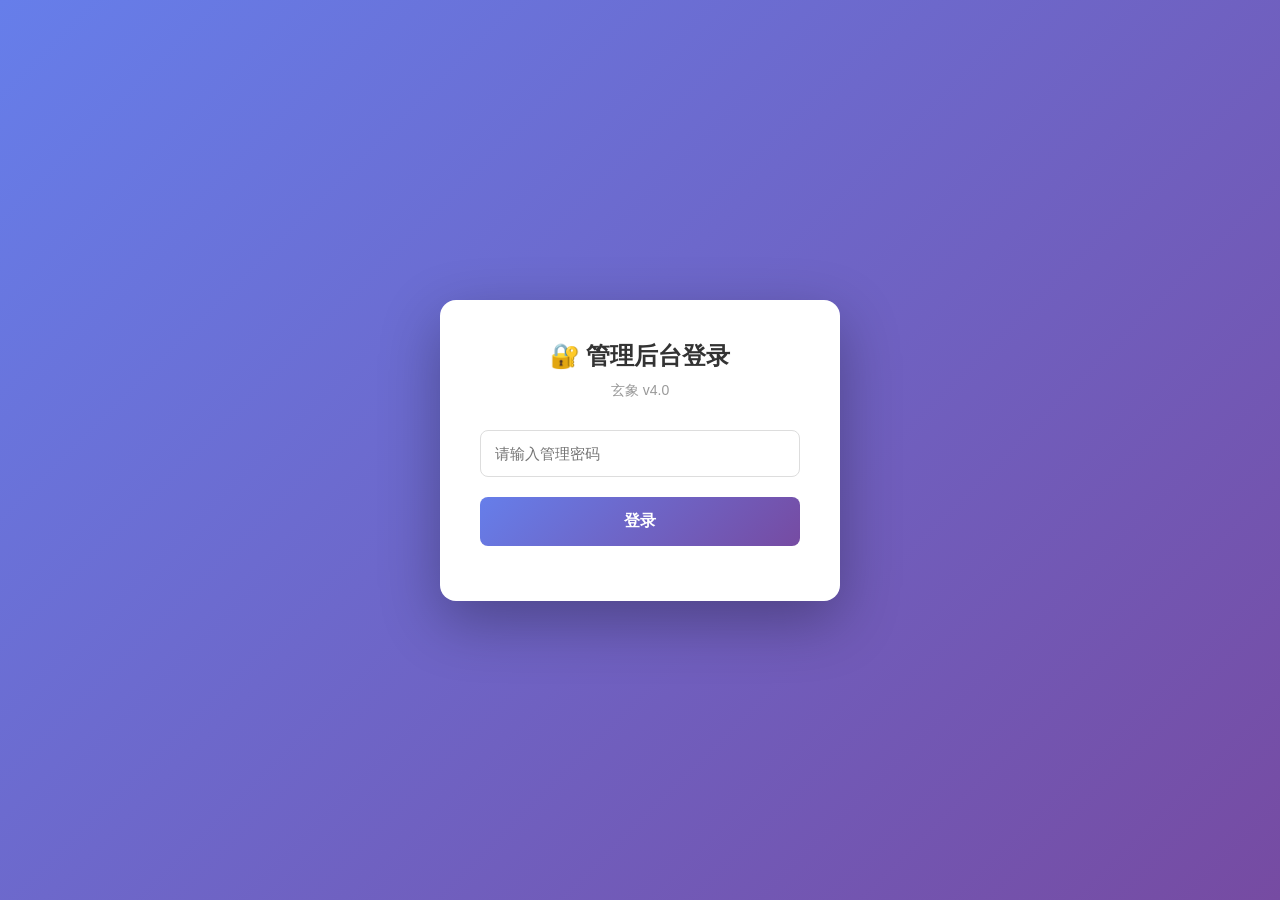
<file: admin/index.html>
<!DOCTYPE html>
<html lang="zh-CN">
<head>
  <meta charset="UTF-8">
  <meta name="viewport" content="width=device-width, initial-scale=1.0">
  <title>玄象管理后台</title>
  <style>
    * { margin: 0; padding: 0; box-sizing: border-box; }
    body { font-family: -apple-system, BlinkMacSystemFont, "Segoe UI", sans-serif; background: #f5f5f5; }
    
    .header { background: linear-gradient(135deg, #667eea 0%, #764ba2 100%); color: white; padding: 20px; box-shadow: 0 2px 10px rgba(0,0,0,0.1); }
    .header h1 { font-size: 24px; margin-bottom: 5px; }
    .header p { opacity: 0.9; font-size: 14px; }
    
    .container { max-width: 1400px; margin: 30px auto; padding: 0 20px; }
    
    .tabs { display: flex; gap: 10px; margin-bottom: 20px; background: white; padding: 15px; border-radius: 10px; box-shadow: 0 2px 8px rgba(0,0,0,0.08); }
    .tab { padding: 10px 20px; background: #f0f0f0; border: none; border-radius: 6px; cursor: pointer; font-size: 14px; transition: all 0.3s; }
    .tab:hover { background: #e0e0e0; }
    .tab.active { background: #667eea; color: white; }
    
    .panel { display: none; background: white; padding: 25px; border-radius: 10px; box-shadow: 0 2px 8px rgba(0,0,0,0.08); }
    .panel.active { display: block; }
    
    .section { margin-bottom: 30px; }
    .section h3 { font-size: 18px; color: #333; margin-bottom: 15px; padding-bottom: 10px; border-bottom: 2px solid #667eea; }
    
    .form-group { margin-bottom: 20px; }
    .form-group label { display: block; font-weight: 600; margin-bottom: 8px; color: #555; font-size: 14px; }
    .form-group input, .form-group textarea, .form-group select { width: 100%; padding: 12px; border: 1px solid #ddd; border-radius: 6px; font-size: 14px; transition: border 0.3s; }
    .form-group input:focus, .form-group textarea:focus, .form-group select:focus { outline: none; border-color: #667eea; }
    .form-group textarea { min-height: 120px; font-family: monospace; }
    .form-group small { display: block; margin-top: 5px; color: #999; font-size: 12px; }
    
    .btn { padding: 12px 24px; background: #667eea; color: white; border: none; border-radius: 6px; cursor: pointer; font-size: 14px; font-weight: 600; transition: all 0.3s; }
    .btn:hover { background: #5568d3; transform: translateY(-1px); box-shadow: 0 4px 12px rgba(102, 126, 234, 0.3); }
    .btn-danger { background: #e74c3c; }
    .btn-danger:hover { background: #c0392b; }
    .btn-success { background: #27ae60; }
    .btn-success:hover { background: #229954; }
    
    .stats-grid { display: grid; grid-template-columns: repeat(auto-fit, minmax(200px, 1fr)); gap: 15px; margin-bottom: 20px; }
    .stat-card { background: linear-gradient(135deg, #667eea 0%, #764ba2 100%); color: white; padding: 20px; border-radius: 10px; }
    .stat-card h4 { font-size: 14px; opacity: 0.9; margin-bottom: 8px; }
    .stat-card .number { font-size: 32px; font-weight: bold; }
    
    .table-container { overflow-x: auto; }
    table { width: 100%; border-collapse: collapse; }
    table th, table td { padding: 12px; text-align: left; border-bottom: 1px solid #eee; }
    table th { background: #f8f9fa; font-weight: 600; color: #555; font-size: 13px; }
    table tr:hover { background: #f8f9fa; }
    
    .alert { padding: 15px; border-radius: 6px; margin-bottom: 20px; }
    .alert-success { background: #d4edda; color: #155724; border: 1px solid #c3e6cb; }
    .alert-error { background: #f8d7da; color: #721c24; border: 1px solid #f5c6cb; }
    
    .file-editor { display: flex; gap: 15px; }
    .file-list { width: 250px; background: #f8f9fa; padding: 15px; border-radius: 6px; max-height: 600px; overflow-y: auto; }
    .file-item { padding: 10px; margin-bottom: 8px; background: white; border-radius: 4px; cursor: pointer; font-size: 13px; transition: all 0.2s; }
    .file-item:hover { background: #667eea; color: white; }
    .file-item.active { background: #667eea; color: white; }
    .editor-area { flex: 1; }
    
    .code-editor { width: 100%; min-height: 500px; padding: 15px; font-family: 'Courier New', monospace; font-size: 13px; border: 1px solid #ddd; border-radius: 6px; background: #282c34; color: #abb2bf; }
    
    .loading { text-align: center; padding: 40px; color: #999; }
  </style>
</head>
<body>
  <!-- 登录界面 -->
  <div id="loginScreen" style="display: flex; align-items: center; justify-content: center; min-height: 100vh; background: linear-gradient(135deg, #667eea 0%, #764ba2 100%);">
    <div style="background: white; padding: 40px; border-radius: 16px; box-shadow: 0 20px 60px rgba(0,0,0,0.3); max-width: 400px; width: 90%;">
      <h2 style="margin: 0 0 10px; text-align: center; color: #333;">🔐 管理后台登录</h2>
      <p style="text-align: center; color: #999; margin-bottom: 30px; font-size: 14px;">玄象 v4.0</p>
      <form onsubmit="adminLogin(event)">
        <input type="password" id="adminPassword" placeholder="请输入管理密码" required style="width: 100%; padding: 14px; margin-bottom: 20px; border: 1px solid #ddd; border-radius: 8px; font-size: 15px;" />
        <button type="submit" id="loginBtn" style="width: 100%; padding: 14px; background: linear-gradient(135deg, #667eea 0%, #764ba2 100%); color: white; border: none; border-radius: 8px; font-size: 16px; font-weight: 600; cursor: pointer;">登录</button>
      </form>
      <p id="loginError" style="margin-top: 15px; text-align: center; color: #ff4d4f; font-size: 13px;"></p>
    </div>
  </div>

  <!-- 主界面 -->
  <div id="mainScreen" style="display: none;">
  <div class="header">
    <h1>⚙️ 玄象管理后台</h1>
    <p>完整的系统配置和内容管理</p>
    <button onclick="adminLogout()" style="position: absolute; top: 20px; right: 20px; padding: 8px 16px; background: #ff4d4f; color: white; border: none; border-radius: 6px; cursor: pointer;">退出登录</button>
  </div>

  <div class="container">
    <div class="tabs">
      <button class="tab active" onclick="switchTab('dashboard')">📊 仪表盘</button>
      <button class="tab" onclick="switchTab('cardkey')">🎫 卡密管理</button>
      <button class="tab" onclick="switchTab('config')">⚙️ 系统配置</button>
      <button class="tab" onclick="switchTab('files')">📁 文件管理</button>
      <button class="tab" onclick="switchTab('orders')">📋 订单管理</button>
      <button class="tab" onclick="switchTab('tools')">🛠️ 工具</button>
    </div>

    <!-- 仪表盘 -->
    <div id="dashboard" class="panel active">
      <div class="stats-grid">
        <div class="stat-card">
          <h4>总用户数</h4>
          <div class="number" id="totalUsers">-</div>
        </div>
        <div class="stat-card">
          <h4>总订单数</h4>
          <div class="number" id="totalOrders">-</div>
        </div>
        <div class="stat-card">
          <h4>今日订单</h4>
          <div class="number" id="todayOrders">-</div>
        </div>
      </div>

      <div class="section">
        <h3>最近订单</h3>
        <div class="table-container">
          <table id="recentOrdersTable">
            <thead>
              <tr>
                <th>时间</th>
                <th>类型</th>
                <th>用户</th>
                <th>状态</th>
              </tr>
            </thead>
            <tbody id="recentOrders">
              <tr><td colspan="4" class="loading">加载中...</td></tr>
            </tbody>
          </table>
        </div>
      </div>
    </div>

    <!-- 卡密管理 -->
    <div id="cardkey" class="panel">
      <div id="cardkeyAlert"></div>
      
      <div class="section">
        <h3>生成卡密</h3>
        <div class="form-group">
          <label>卡密类型</label>
          <select id="cardkeyType">
            <option value="7days">体验卡（7天）- ¥9.9</option>
            <option value="30days">月度卡（30天）- ¥29.9</option>
            <option value="365days">年度卡（365天）- ¥99</option>
          </select>
        </div>
        <div class="form-group">
          <label>生成数量</label>
          <input type="number" id="cardkeyCount" value="1" min="1" max="100" />
        </div>
        <button class="btn" onclick="generateCardkeys()">🎫 生成卡密</button>
      </div>

      <div class="section">
        <h3>卡密列表</h3>
        <div class="table-container">
          <table>
            <thead>
              <tr>
                <th>卡密</th>
                <th>类型</th>
                <th>状态</th>
                <th>过期时间</th>
                <th>激活时间</th>
                <th>操作</th>
              </tr>
            </thead>
            <tbody id="cardkeyList">
              <tr><td colspan="6" class="loading">加载中...</td></tr>
            </tbody>
          </table>
        </div>
      </div>
    </div>

    <!-- 系统配置 -->
    <div id="config" class="panel">
      <div id="configAlert"></div>
      
      <div class="section">
        <h3>AI服务配置</h3>
        <div class="form-group">
          <label>API地址</label>
          <input type="text" id="apiUrl" placeholder="https://api.openai.com/v1/chat/completions">
          <small>OpenAI兼容的API端点</small>
        </div>
        <div class="form-group">
          <label>API密钥</label>
          <input type="password" id="apiKey" placeholder="sk-...">
          <small>你的API密钥，留空则不修改</small>
        </div>
        <div class="form-group">
          <label>模型名称</label>
          <input type="text" id="apiModel" placeholder="gpt-4">
          <small>使用的AI模型</small>
        </div>
        <button class="btn" onclick="saveConfig()">💾 保存配置</button>
      </div>
      
      <div class="section">
        <h3>收款配置</h3>
        <div class="form-group">
          <label>收款微信号</label>
          <input type="text" id="paymentWechat" placeholder="留空使用默认">
          <small>用户购买时显示的微信号，留空则在前端代码中硬编码</small>
        </div>
        <div class="form-group">
          <label>收款二维码</label>
          <input type="file" id="paymentQrcode" accept="image/*" onchange="previewQrcode(this)">
          <small>上传微信/支付宝收款二维码，留空则不显示</small>
          <div id="qrcodePreview" style="margin-top: 10px;"></div>
        </div>
        <button class="btn" onclick="savePaymentConfig()">💾 保存收款配置</button>
      </div>
    </div>

    <!-- 文件管理 -->
    <div id="files" class="panel">
      <div id="fileAlert"></div>
      
      <div class="section">
        <h3>编辑文件</h3>
        <div class="file-editor">
          <div class="file-list">
            <div class="file-item" onclick="loadFile('index.php')">index.php</div>
            <div class="file-item" onclick="loadFile('config.php')">config.php</div>
            <div class="file-item" onclick="loadFile('.env')">.env</div>
            <div class="file-item" onclick="loadFile('frontend/index.html')">frontend/index.html</div>
            <div class="file-item" onclick="loadFile('frontend/app-v4.js')">frontend/app-v4.js</div>
            <div class="file-item" onclick="loadFile('shared/styles-v4.css')">shared/styles-v4.css</div>
            <div class="file-item" onclick="loadFile('api/bazi-analyze.php')">api/bazi-analyze.php</div>
            <div class="file-item" onclick="loadFile('api/name-analyze.php')">api/name-analyze.php</div>
            <div class="file-item" onclick="loadFile('api/dream-interpret.php')">api/dream-interpret.php</div>
          </div>
          <div class="editor-area">
            <div class="form-group">
              <label>当前文件: <span id="currentFile">未选择</span></label>
              <textarea class="code-editor" id="fileContent" placeholder="选择左侧文件开始编辑..."></textarea>
            </div>
            <button class="btn" onclick="saveFile()">💾 保存文件</button>
          </div>
        </div>
      </div>
    </div>

    <!-- 订单管理 -->
    <div id="orders" class="panel">
      <div class="section">
        <h3>所有订单</h3>
        <div class="table-container">
          <table>
            <thead>
              <tr>
                <th>订单ID</th>
                <th>时间</th>
                <th>类型</th>
                <th>用户</th>
                <th>状态</th>
                <th>操作</th>
              </tr>
            </thead>
            <tbody id="allOrders">
              <tr><td colspan="6" class="loading">加载中...</td></tr>
            </tbody>
          </table>
        </div>
      </div>
    </div>

    <!-- 工具 -->
    <div id="tools" class="panel">
      <div class="section">
        <h3>系统工具</h3>
        
        <div class="form-group">
          <label>清空所有订单</label>
          <button class="btn btn-danger" onclick="clearOrders()">🗑️ 清空订单数据</button>
          <small>⚠️ 此操作不可恢复</small>
        </div>
        
        <div class="form-group">
          <label>测试API连接</label>
          <button class="btn" onclick="testAPI()">🔌 测试连接</button>
          <div id="testResult"></div>
        </div>
      </div>
    </div>
  </div>

  <script>
    let currentEditFile = '';

    // 切换标签
    function switchTab(tabName) {
      document.querySelectorAll('.tab').forEach(t => t.classList.remove('active'));
      document.querySelectorAll('.panel').forEach(p => p.classList.remove('active'));
      event.target.classList.add('active');
      document.getElementById(tabName).classList.add('active');
      
      if (tabName === 'dashboard') loadDashboard();
      if (tabName === 'orders') loadAllOrders();
      if (tabName === 'config') loadConfigData();
      if (tabName === 'cardkey') loadCardkeys();
    }

    // 加载仪表盘
    async function loadDashboard() {
      try {
        const res = await fetch('/api/stats');
        const data = await res.json();
        document.getElementById('totalUsers').textContent = data.totalUsers;
        document.getElementById('totalOrders').textContent = data.totalOrders;
        document.getElementById('todayOrders').textContent = data.todayOrders;
        
        const tbody = document.getElementById('recentOrders');
        tbody.innerHTML = data.recentOrders.map(o => `
          <tr>
            <td>${new Date(o.timestamp).toLocaleString('zh-CN')}</td>
            <td>${getTypeName(o.type)}</td>
            <td>${o.userName}</td>
            <td><span style="color: #27ae60">✓ ${o.status}</span></td>
          </tr>
        `).join('') || '<tr><td colspan="4">暂无订单</td></tr>';
      } catch (e) {
        console.error(e);
      }
    }

    // 加载配置
    async function loadConfigData() {
      try {
        const res = await fetch('/admin/api.php?action=getConfig');
        const data = await res.json();
        if (data.success) {
          document.getElementById('apiUrl').value = data.config.AI_API_URL || '';
          document.getElementById('apiModel').value = data.config.AI_MODEL || '';
        }
      } catch (e) {
        console.error(e);
      }
    }

    // 保存配置
    async function saveConfig() {
      const config = {
        AI_API_URL: document.getElementById('apiUrl').value,
        AI_API_KEY: document.getElementById('apiKey').value,
        AI_MODEL: document.getElementById('apiModel').value
      };
      
      try {
        const res = await fetch('/admin/api.php?action=saveConfig', {
          method: 'POST',
          headers: { 'Content-Type': 'application/json' },
          body: JSON.stringify(config)
        });
        const data = await res.json();
        showAlert('configAlert', data.success ? 'success' : 'error', data.message);
        if (data.success) {
          document.getElementById('apiKey').value = '';
        }
      } catch (e) {
        showAlert('configAlert', 'error', '保存失败: ' + e.message);
      }
    }
    
    // 预览二维码
    function previewQrcode(input) {
      const preview = document.getElementById('qrcodePreview');
      if (input.files && input.files[0]) {
        const reader = new FileReader();
        reader.onload = (e) => {
          preview.innerHTML = `<img src="${e.target.result}" style="max-width: 200px; border: 1px solid #ddd; border-radius: 8px;">`;
        };
        reader.readAsDataURL(input.files[0]);
      }
    }
    
    // 保存收款配置
    async function savePaymentConfig() {
      const wechat = document.getElementById('paymentWechat').value.trim();
      const qrcodeFile = document.getElementById('paymentQrcode').files[0];
      
      // 保存微信号到配置
      if (wechat) {
        try {
          const config = { PAYMENT_WECHAT: wechat };
          await fetch('/admin/api.php?action=saveConfig', {
            method: 'POST',
            headers: { 'Content-Type': 'application/json' },
            body: JSON.stringify(config)
          });
        } catch (e) {
          showAlert('configAlert', 'error', '保存微信号失败');
          return;
        }
      }
      
      // 上传二维码图片
      if (qrcodeFile) {
        const formData = new FormData();
        formData.append('file', qrcodeFile);
        formData.append('path', 'shared/payment-qrcode.jpg');
        
        try {
          const res = await fetch('/admin/api.php?action=uploadFile', {
            method: 'POST',
            body: formData
          });
          const data = await res.json();
          showAlert('configAlert', data.success ? 'success' : 'error', 
            data.success ? '收款配置保存成功！' : '上传失败: ' + data.message);
        } catch (e) {
          showAlert('configAlert', 'error', '上传失败: ' + e.message);
        }
      } else if (wechat) {
        showAlert('configAlert', 'success', '微信号保存成功！');
      } else {
        showAlert('configAlert', 'warning', '请填写微信号或上传二维码');
      }
    }

    // 加载文件
    async function loadFile(filename) {
      currentEditFile = filename;
      document.querySelectorAll('.file-item').forEach(f => f.classList.remove('active'));
      event.target.classList.add('active');
      document.getElementById('currentFile').textContent = filename;
      
      try {
        const res = await fetch('/admin/api.php?action=readFile&file=' + encodeURIComponent(filename));
        const data = await res.json();
        if (data.success) {
          document.getElementById('fileContent').value = data.content;
        } else {
          showAlert('fileAlert', 'error', data.message);
        }
      } catch (e) {
        showAlert('fileAlert', 'error', '加载失败: ' + e.message);
      }
    }

    // 保存文件
    async function saveFile() {
      if (!currentEditFile) {
        showAlert('fileAlert', 'error', '请先选择要编辑的文件');
        return;
      }
      
      const content = document.getElementById('fileContent').value;
      
      try {
        const res = await fetch('/admin/api.php?action=saveFile', {
          method: 'POST',
          headers: { 'Content-Type': 'application/json' },
          body: JSON.stringify({ file: currentEditFile, content })
        });
        const data = await res.json();
        showAlert('fileAlert', data.success ? 'success' : 'error', data.message);
      } catch (e) {
        showAlert('fileAlert', 'error', '保存失败: ' + e.message);
      }
    }

    // 加载所有订单
    async function loadAllOrders() {
      try {
        const res = await fetch('/api/orders?pageSize=100');
        const data = await res.json();
        const tbody = document.getElementById('allOrders');
        tbody.innerHTML = data.data.map(o => `
          <tr>
            <td style="font-family: monospace; font-size: 11px">${o.id}</td>
            <td>${new Date(o.timestamp).toLocaleString('zh-CN')}</td>
            <td>${getTypeName(o.type)}</td>
            <td>${o.userName}</td>
            <td><span style="color: #27ae60">✓ ${o.status}</span></td>
            <td><button class="btn btn-danger" style="padding: 6px 12px; font-size: 12px" onclick="deleteOrder('${o.id}')">删除</button></td>
          </tr>
        `).join('') || '<tr><td colspan="6">暂无订单</td></tr>';
      } catch (e) {
        console.error(e);
      }
    }

    // 删除订单
    async function deleteOrder(orderId) {
      if (!confirm('确定删除这条订单？')) return;
      
      try {
        const res = await fetch('/admin/api.php?action=deleteOrder', {
          method: 'POST',
          headers: { 'Content-Type': 'application/json' },
          body: JSON.stringify({ orderId })
        });
        const data = await res.json();
        if (data.success) {
          loadAllOrders();
        } else {
          alert(data.message);
        }
      } catch (e) {
        alert('删除失败: ' + e.message);
      }
    }

    // 清空订单
    async function clearOrders() {
      if (!confirm('⚠️ 确定清空所有订单？此操作不可恢复！')) return;
      
      try {
        const res = await fetch('/admin/api.php?action=clearOrders', { method: 'POST' });
        const data = await res.json();
        alert(data.message);
        if (data.success) {
          loadDashboard();
          loadAllOrders();
        }
      } catch (e) {
        alert('操作失败: ' + e.message);
      }
    }

    // 测试API
    async function testAPI() {
      const resultDiv = document.getElementById('testResult');
      resultDiv.innerHTML = '<p style="color: #999; margin-top: 10px">测试中...</p>';
      
      try {
        const res = await fetch('/admin/api.php?action=testAPI');
        const data = await res.json();
        resultDiv.innerHTML = `<p style="color: ${data.success ? '#27ae60' : '#e74c3c'}; margin-top: 10px">${data.message}</p>`;
      } catch (e) {
        resultDiv.innerHTML = `<p style="color: #e74c3c; margin-top: 10px">测试失败: ${e.message}</p>`;
      }
    }

    // 工具函数
    function getTypeName(type) {
      const map = { bazi: '八字', name: '姓名', dream: '解梦' };
      return map[type] || type;
    }

    function showAlert(containerId, type, message) {
      const container = document.getElementById(containerId);
      container.innerHTML = `<div class="alert alert-${type}">${message}</div>`;
      setTimeout(() => container.innerHTML = '', 5000);
    }

    // 卡密管理函数
    async function loadCardkeys() {
      try {
        const res = await fetch('/admin/api.php?action=listCardkeys');
        const data = await res.json();
        const tbody = document.getElementById('cardkeyList');
        
        if (data.success && data.cardkeys.length > 0) {
          tbody.innerHTML = data.cardkeys.map(ck => `
            <tr>
              <td style="font-family: monospace; font-size: 13px; font-weight: bold;">${ck.cardkey}</td>
              <td>${ck.typeName}</td>
              <td><span style="color: ${ck.status === 'active' ? '#27ae60' : '#999'}">${ck.status === 'active' ? '未使用' : '已使用'}</span></td>
              <td>${ck.expiresAt || '永久'}</td>
              <td>${ck.activatedAt || '-'}</td>
              <td>
                <button class="btn btn-danger" style="padding: 6px 12px; font-size: 12px" onclick="deleteCardkey('${ck.cardkey}')" ${ck.status === 'used' ? 'disabled' : ''}>删除</button>
              </td>
            </tr>
          `).join('');
        } else {
          tbody.innerHTML = '<tr><td colspan="6">暂无卡密</td></tr>';
        }
      } catch (e) {
        console.error(e);
        document.getElementById('cardkeyList').innerHTML = '<tr><td colspan="6">加载失败</td></tr>';
      }
    }

    async function generateCardkeys() {
      const type = document.getElementById('cardkeyType').value;
      const count = parseInt(document.getElementById('cardkeyCount').value);
      
      if (count < 1 || count > 100) {
        showAlert('cardkeyAlert', 'error', '数量必须在1-100之间');
        return;
      }
      
      try {
        const res = await fetch('/admin/api.php?action=generateCardkeys', {
          method: 'POST',
          headers: { 'Content-Type': 'application/json' },
          body: JSON.stringify({ type, count })
        });
        const data = await res.json();
        
        if (data.success) {
          showAlert('cardkeyAlert', 'success', `成功生成${count}个卡密！`);
          loadCardkeys();
          
          // 显示生成的卡密列表
          const cardkeysText = data.cardkeys.join('\n');
          prompt('卡密已生成，请复制保存：', cardkeysText);
        } else {
          showAlert('cardkeyAlert', 'error', data.message);
        }
      } catch (e) {
        showAlert('cardkeyAlert', 'error', '生成失败: ' + e.message);
      }
    }

    async function deleteCardkey(cardkey) {
      if (!confirm('确定删除这个卡密？')) return;
      
      try {
        const res = await fetch('/admin/api.php?action=deleteCardkey', {
          method: 'POST',
          headers: { 'Content-Type': 'application/json' },
          body: JSON.stringify({ cardkey })
        });
        const data = await res.json();
        
        if (data.success) {
          showAlert('cardkeyAlert', 'success', '删除成功');
          loadCardkeys();
        } else {
          showAlert('cardkeyAlert', 'error', data.message);
        }
      } catch (e) {
        showAlert('cardkeyAlert', 'error', '删除失败: ' + e.message);
      }
    }

    // 工具函数
    function getTypeName(type) {
      const map = { bazi: '八字', name: '姓名', dream: '解梦' };
      return map[type] || type;
    }

    function showAlert(containerId, type, message) {
      const container = document.getElementById(containerId);
      container.innerHTML = `<div class="alert alert-${type}">${message}</div>`;
      setTimeout(() => container.innerHTML = '', 5000);
    }

    // 登录相关
    async function checkAuthStatus() {
      try {
        const res = await fetch('/admin/api.php?action=checkAuth');
        const data = await res.json();
        
        if (data.loggedIn) {
          document.getElementById('loginScreen').style.display = 'none';
          document.getElementById('mainScreen').style.display = 'block';
          loadDashboard();
        } else {
          document.getElementById('loginScreen').style.display = 'flex';
          document.getElementById('mainScreen').style.display = 'none';
        }
      } catch (e) {
        console.error('检查登录状态失败:', e);
      }
    }

    async function adminLogin(e) {
      e.preventDefault();
      const password = document.getElementById('adminPassword').value;
      const loginBtn = document.getElementById('loginBtn');
      const errorEl = document.getElementById('loginError');
      
      loginBtn.disabled = true;
      loginBtn.textContent = '登录中...';
      errorEl.textContent = '';
      
      try {
        const res = await fetch('/admin/api.php?action=login', {
          method: 'POST',
          headers: { 'Content-Type': 'application/json' },
          body: JSON.stringify({ password })
        });
        const data = await res.json();
        
        if (data.success) {
          document.getElementById('loginScreen').style.display = 'none';
          document.getElementById('mainScreen').style.display = 'block';
          loadDashboard();
        } else {
          errorEl.textContent = data.message || '登录失败';
          loginBtn.disabled = false;
          loginBtn.textContent = '登录';
        }
      } catch (e) {
        errorEl.textContent = '网络错误: ' + e.message;
        loginBtn.disabled = false;
        loginBtn.textContent = '登录';
      }
    }

    async function adminLogout() {
      if (!confirm('确定退出登录？')) return;
      
      try {
        await fetch('/admin/api.php?action=logout');
        location.reload();
      } catch (e) {
        alert('退出失败');
      }
    }

    // 初始化
    checkAuthStatus();
  </script>
  </div><!-- 关闭 mainScreen -->
</body>
</html>
</file>
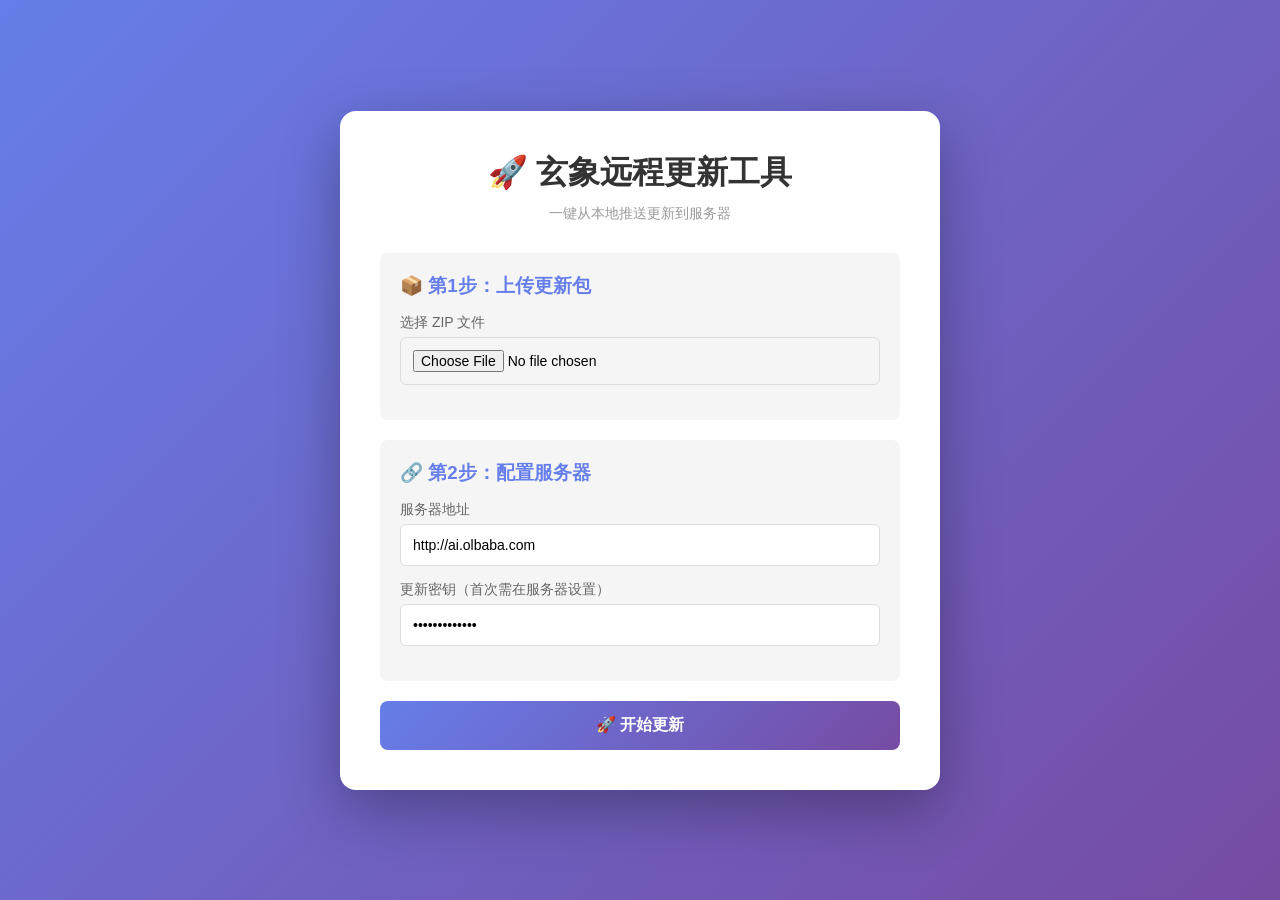
<file: +Á-®+ç+Ü+Â-½-Á+©-ª-Á++-ª+ò+Ç+æ+ò+á+Ç.html>
<!DOCTYPE html>
<html lang="zh-CN">
<head>
  <meta charset="UTF-8">
  <meta name="viewport" content="width=device-width, initial-scale=1.0">
  <title>玄象远程更新工具</title>
  <style>
    * { margin: 0; padding: 0; box-sizing: border-box; }
    body {
      font-family: -apple-system, BlinkMacSystemFont, "Segoe UI", Roboto, sans-serif;
      background: linear-gradient(135deg, #667eea 0%, #764ba2 100%);
      min-height: 100vh;
      display: flex;
      align-items: center;
      justify-content: center;
      padding: 20px;
    }
    .container {
      background: white;
      padding: 40px;
      border-radius: 16px;
      box-shadow: 0 20px 60px rgba(0,0,0,0.3);
      max-width: 600px;
      width: 100%;
    }
    h1 { margin-bottom: 10px; text-align: center; color: #333; }
    .subtitle { text-align: center; color: #999; margin-bottom: 30px; font-size: 14px; }
    .step {
      background: #f5f5f5;
      padding: 20px;
      border-radius: 8px;
      margin-bottom: 20px;
    }
    .step h3 { color: #667eea; margin-bottom: 15px; }
    .input-group { margin-bottom: 15px; }
    .input-group label { display: block; margin-bottom: 5px; color: #666; font-size: 14px; font-weight: 500; }
    .input-group input {
      width: 100%;
      padding: 12px;
      border: 1px solid #ddd;
      border-radius: 6px;
      font-size: 14px;
    }
    .btn {
      width: 100%;
      padding: 14px;
      background: linear-gradient(135deg, #667eea 0%, #764ba2 100%);
      color: white;
      border: none;
      border-radius: 8px;
      font-size: 16px;
      font-weight: 600;
      cursor: pointer;
      transition: transform 0.2s;
    }
    .btn:hover { transform: translateY(-2px); }
    .btn:disabled { opacity: 0.6; cursor: not-allowed; }
    .log {
      background: #1e1e1e;
      color: #0f0;
      padding: 15px;
      border-radius: 6px;
      font-family: 'Courier New', monospace;
      font-size: 12px;
      max-height: 300px;
      overflow-y: auto;
      margin-top: 20px;
      display: none;
    }
    .log.show { display: block; }
    .log div { margin-bottom: 5px; }
    .success { color: #0f0; }
    .error { color: #f00; }
    .info { color: #0af; }
  </style>
</head>
<body>
  <div class="container">
    <h1>🚀 玄象远程更新工具</h1>
    <p class="subtitle">一键从本地推送更新到服务器</p>

    <div class="step">
      <h3>📦 第1步：上传更新包</h3>
      <div class="input-group">
        <label>选择 ZIP 文件</label>
        <input type="file" id="zipFile" accept=".zip" />
      </div>
    </div>

    <div class="step">
      <h3>🔗 第2步：配置服务器</h3>
      <div class="input-group">
        <label>服务器地址</label>
        <input type="text" id="serverUrl" value="http://ai.olbaba.com" placeholder="http://ai.olbaba.com" />
      </div>
      <div class="input-group">
        <label>更新密钥（首次需在服务器设置）</label>
        <input type="password" id="updateKey" value="xuanxiang2026" placeholder="设置一个更新密钥" />
      </div>
    </div>

    <button class="btn" id="updateBtn" onclick="startUpdate()">🚀 开始更新</button>

    <div class="log" id="log"></div>
  </div>

  <script>
    function addLog(msg, type = 'info') {
      const log = document.getElementById('log');
      log.classList.add('show');
      const div = document.createElement('div');
      div.className = type;
      div.textContent = `[${new Date().toLocaleTimeString()}] ${msg}`;
      log.appendChild(div);
      log.scrollTop = log.scrollHeight;
    }

    async function startUpdate() {
      const zipFile = document.getElementById('zipFile').files[0];
      const serverUrl = document.getElementById('serverUrl').value.trim();
      const updateKey = document.getElementById('updateKey').value.trim();
      const btn = document.getElementById('updateBtn');

      if (!zipFile) {
        alert('请选择ZIP文件');
        return;
      }

      if (!serverUrl || !updateKey) {
        alert('请填写服务器地址和更新密钥');
        return;
      }

      btn.disabled = true;
      btn.textContent = '⏳ 更新中...';
      document.getElementById('log').innerHTML = '';

      try {
        addLog('开始上传更新包...', 'info');
        
        const formData = new FormData();
        formData.append('file', zipFile);
        formData.append('key', updateKey);

        const res = await fetch(`${serverUrl}/update.php`, {
          method: 'POST',
          body: formData
        });

        const data = await res.json();

        if (data.success) {
          addLog('✓ 文件上传成功', 'success');
          addLog('✓ 正在备份数据...', 'info');
          addLog('✓ 正在解压文件...', 'info');
          addLog('✓ 正在更新代码...', 'info');
          addLog('✓ 更新完成！', 'success');
          addLog('', 'info');
          addLog('可以访问网站了：' + serverUrl, 'success');
          btn.textContent = '✅ 更新成功';
        } else {
          addLog('✗ 更新失败: ' + data.message, 'error');
          btn.textContent = '❌ 更新失败';
          btn.disabled = false;
        }
      } catch (e) {
        addLog('✗ 网络错误: ' + e.message, 'error');
        btn.textContent = '❌ 更新失败';
        btn.disabled = false;
      }
    }
  </script>
</body>
</html>
</file>
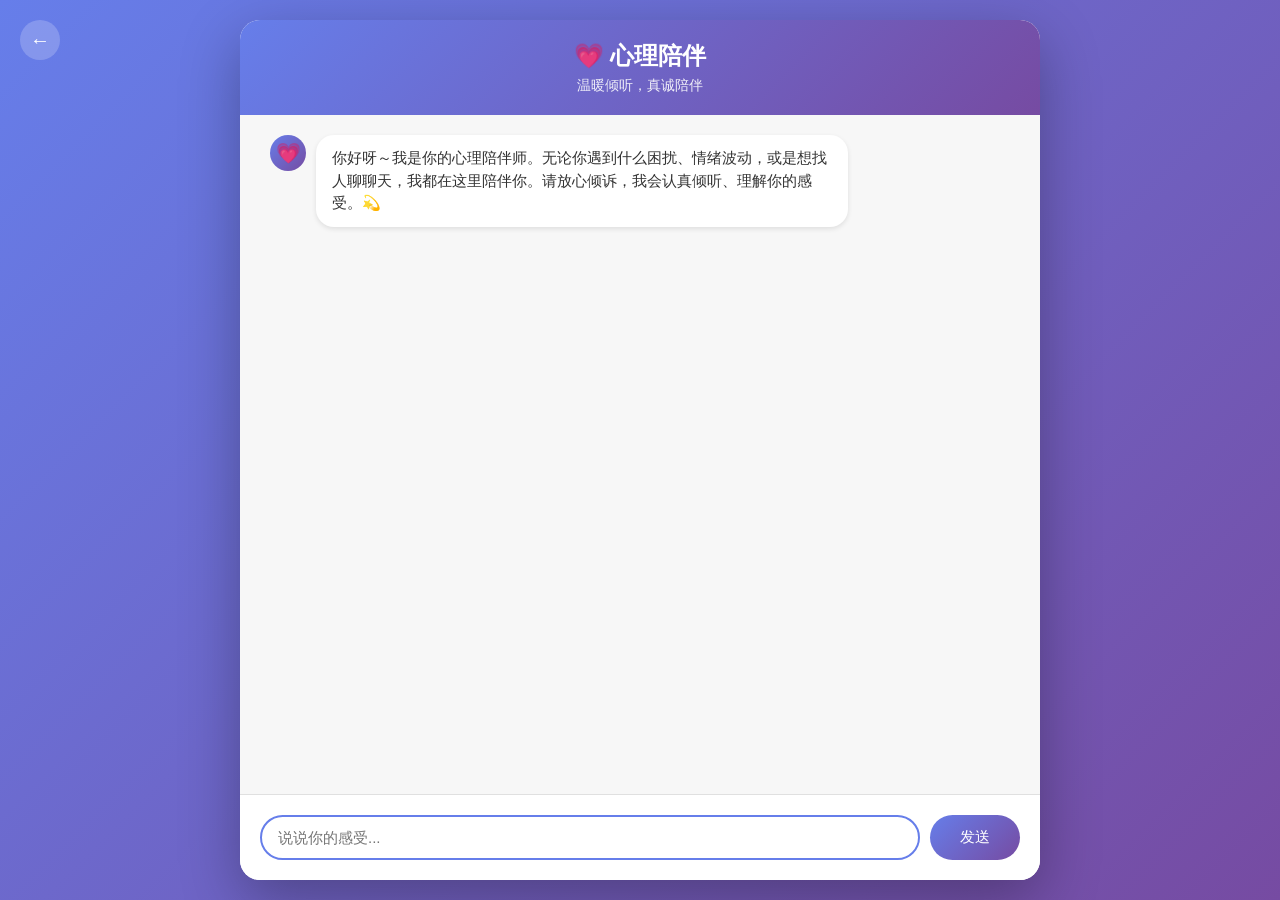
<file: frontend/psychology.html>
<!DOCTYPE html>
<html lang="zh-CN">
<head>
  <meta charset="UTF-8">
  <meta name="viewport" content="width=device-width, initial-scale=1.0">
  <title>心理陪伴 - 玄象</title>
  <style>
    * {
      margin: 0;
      padding: 0;
      box-sizing: border-box;
    }
    body {
      font-family: -apple-system, BlinkMacSystemFont, "Segoe UI", Roboto, sans-serif;
      background: linear-gradient(135deg, #667eea 0%, #764ba2 100%);
      min-height: 100vh;
      padding: 20px;
    }
    .container {
      max-width: 800px;
      margin: 0 auto;
      background: white;
      border-radius: 20px;
      box-shadow: 0 20px 60px rgba(0,0,0,0.3);
      overflow: hidden;
      display: flex;
      flex-direction: column;
      height: calc(100vh - 40px);
    }
    .header {
      background: linear-gradient(135deg, #667eea 0%, #764ba2 100%);
      padding: 20px;
      color: white;
      text-align: center;
    }
    .header h1 {
      font-size: 24px;
      margin-bottom: 5px;
    }
    .header p {
      font-size: 14px;
      opacity: 0.9;
    }
    .chat-area {
      flex: 1;
      overflow-y: auto;
      padding: 20px;
      background: #f7f7f7;
    }
    .message {
      margin-bottom: 15px;
      display: flex;
      align-items: flex-start;
    }
    .message.user {
      flex-direction: row-reverse;
    }
    .message-content {
      max-width: 70%;
      padding: 12px 16px;
      border-radius: 18px;
      line-height: 1.5;
      font-size: 15px;
    }
    .message.assistant .message-content {
      background: white;
      color: #333;
      box-shadow: 0 2px 5px rgba(0,0,0,0.1);
    }
    .message.user .message-content {
      background: linear-gradient(135deg, #667eea 0%, #764ba2 100%);
      color: white;
    }
    .message-avatar {
      width: 36px;
      height: 36px;
      border-radius: 50%;
      margin: 0 10px;
      display: flex;
      align-items: center;
      justify-content: center;
      font-size: 20px;
      flex-shrink: 0;
    }
    .message.assistant .message-avatar {
      background: linear-gradient(135deg, #667eea 0%, #764ba2 100%);
    }
    .message.user .message-avatar {
      background: #e0e0e0;
    }
    .input-area {
      padding: 20px;
      background: white;
      border-top: 1px solid #e0e0e0;
    }
    .input-group {
      display: flex;
      gap: 10px;
    }
    #messageInput {
      flex: 1;
      padding: 12px 16px;
      border: 2px solid #e0e0e0;
      border-radius: 25px;
      font-size: 15px;
      outline: none;
      transition: border-color 0.3s;
    }
    #messageInput:focus {
      border-color: #667eea;
    }
    #sendBtn {
      padding: 12px 30px;
      background: linear-gradient(135deg, #667eea 0%, #764ba2 100%);
      color: white;
      border: none;
      border-radius: 25px;
      font-size: 15px;
      cursor: pointer;
      transition: transform 0.2s, box-shadow 0.2s;
    }
    #sendBtn:hover:not(:disabled) {
      transform: translateY(-2px);
      box-shadow: 0 5px 15px rgba(102, 126, 234, 0.4);
    }
    #sendBtn:disabled {
      opacity: 0.6;
      cursor: not-allowed;
    }
    .typing-indicator {
      display: none;
      padding: 12px 16px;
      background: white;
      border-radius: 18px;
      box-shadow: 0 2px 5px rgba(0,0,0,0.1);
      max-width: 70px;
    }
    .typing-indicator.active {
      display: block;
    }
    .typing-dot {
      display: inline-block;
      width: 8px;
      height: 8px;
      border-radius: 50%;
      background: #667eea;
      margin: 0 2px;
      animation: typing 1.4s infinite;
    }
    .typing-dot:nth-child(2) { animation-delay: 0.2s; }
    .typing-dot:nth-child(3) { animation-delay: 0.4s; }
    @keyframes typing {
      0%, 60%, 100% { transform: translateY(0); }
      30% { transform: translateY(-10px); }
    }
    .back-btn {
      position: absolute;
      top: 20px;
      left: 20px;
      width: 40px;
      height: 40px;
      background: rgba(255,255,255,0.2);
      border: none;
      border-radius: 50%;
      color: white;
      font-size: 20px;
      cursor: pointer;
      transition: background 0.3s;
    }
    .back-btn:hover {
      background: rgba(255,255,255,0.3);
    }
  </style>
</head>
<body>
  <div class="container">
    <div class="header">
      <button class="back-btn" onclick="window.history.back()">←</button>
      <h1>💗 心理陪伴</h1>
      <p>温暖倾听，真诚陪伴</p>
    </div>
    
    <div class="chat-area" id="chatArea">
      <div class="message assistant">
        <div class="message-avatar">💗</div>
        <div class="message-content">
          你好呀～我是你的心理陪伴师。无论你遇到什么困扰、情绪波动，或是想找人聊聊天，我都在这里陪伴你。请放心倾诉，我会认真倾听、理解你的感受。💫
        </div>
      </div>
    </div>
    
    <div class="input-area">
      <div class="input-group">
        <input type="text" id="messageInput" placeholder="说说你的感受..." />
        <button id="sendBtn" onclick="sendMessage()">发送</button>
      </div>
    </div>
  </div>

  <script>
    const chatArea = document.getElementById('chatArea');
    const messageInput = document.getElementById('messageInput');
    const sendBtn = document.getElementById('sendBtn');
    const history = [];

    // 回车发送
    messageInput.addEventListener('keypress', (e) => {
      if (e.key === 'Enter' && !e.shiftKey) {
        e.preventDefault();
        sendMessage();
      }
    });

    async function sendMessage() {
      const message = messageInput.value.trim();
      if (!message) return;

      // 禁用输入
      messageInput.disabled = true;
      sendBtn.disabled = true;

      // 添加用户消息
      addMessage('user', message);
      messageInput.value = '';

      // 显示输入中指示器
      const typingIndicator = document.createElement('div');
      typingIndicator.className = 'message assistant';
      typingIndicator.innerHTML = `
        <div class="message-avatar">💗</div>
        <div class="typing-indicator active">
          <span class="typing-dot"></span>
          <span class="typing-dot"></span>
          <span class="typing-dot"></span>
        </div>
      `;
      chatArea.appendChild(typingIndicator);
      scrollToBottom();

      try {
        const response = await fetch('/api/psychology/chat', {
          method: 'POST',
          headers: { 'Content-Type': 'application/json' },
          body: JSON.stringify({
            message: message,
            history: history.slice(-5), // 只保留最近5轮对话
            userName: localStorage.getItem('userName') || '匿名'
          })
        });

        const data = await response.json();
        
        // 移除输入中指示器
        typingIndicator.remove();

        if (data.success) {
          addMessage('assistant', data.result);
          
          // 保存对话历史
          history.push({
            user: message,
            assistant: data.result
          });
        } else {
          addMessage('assistant', '抱歉，我现在有点忙不过来... 请稍后再试试吧 🥺');
        }
      } catch (error) {
        typingIndicator.remove();
        addMessage('assistant', '网络连接出了点问题，请检查网络后重试 💔');
      }

      // 恢复输入
      messageInput.disabled = false;
      sendBtn.disabled = false;
      messageInput.focus();
    }

    function addMessage(role, content) {
      const messageDiv = document.createElement('div');
      messageDiv.className = `message ${role}`;
      
      const avatar = role === 'assistant' ? '💗' : '👤';
      
      messageDiv.innerHTML = `
        <div class="message-avatar">${avatar}</div>
        <div class="message-content">${escapeHtml(content)}</div>
      `;
      
      chatArea.appendChild(messageDiv);
      scrollToBottom();
    }

    function scrollToBottom() {
      chatArea.scrollTop = chatArea.scrollHeight;
    }

    function escapeHtml(text) {
      const div = document.createElement('div');
      div.textContent = text;
      return div.innerHTML.replace(/\n/g, '<br>');
    }

    // 自动聚焦输入框
    messageInput.focus();
  </script>
</body>
</html>
</file>
